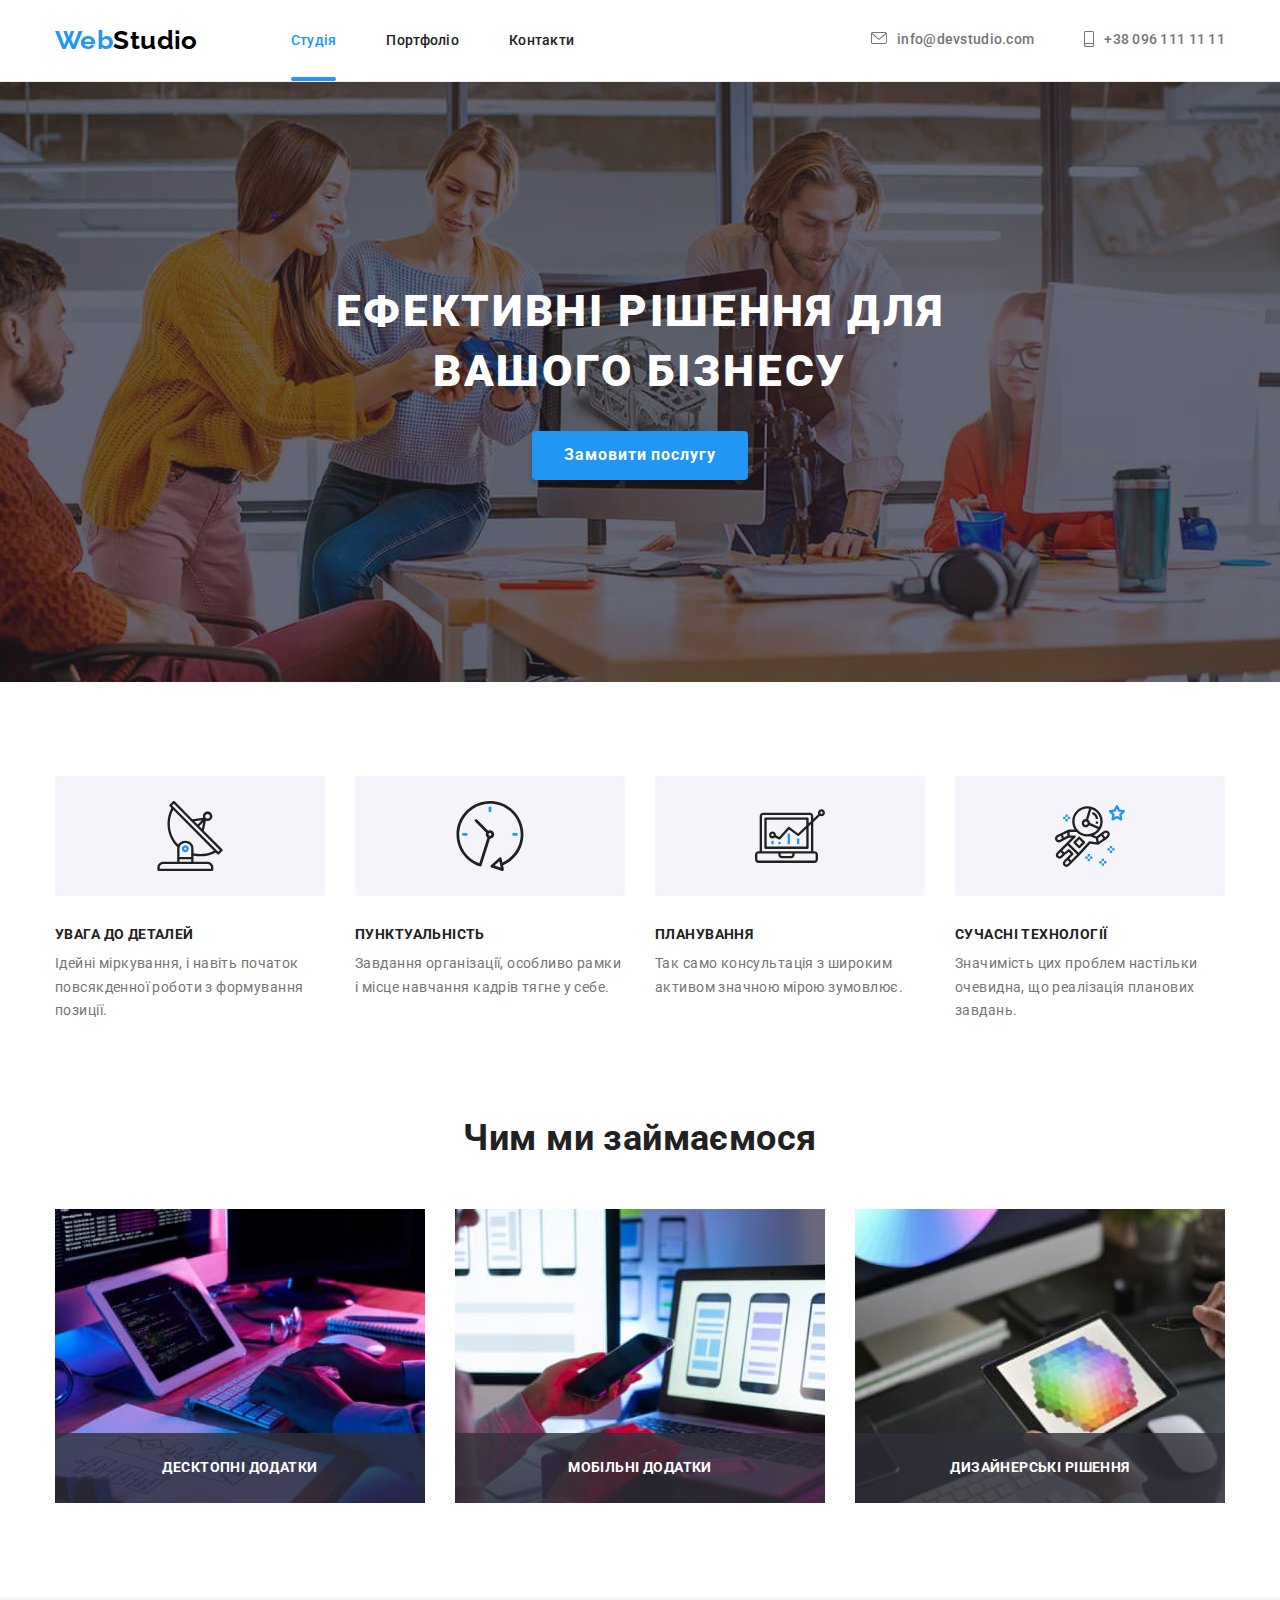
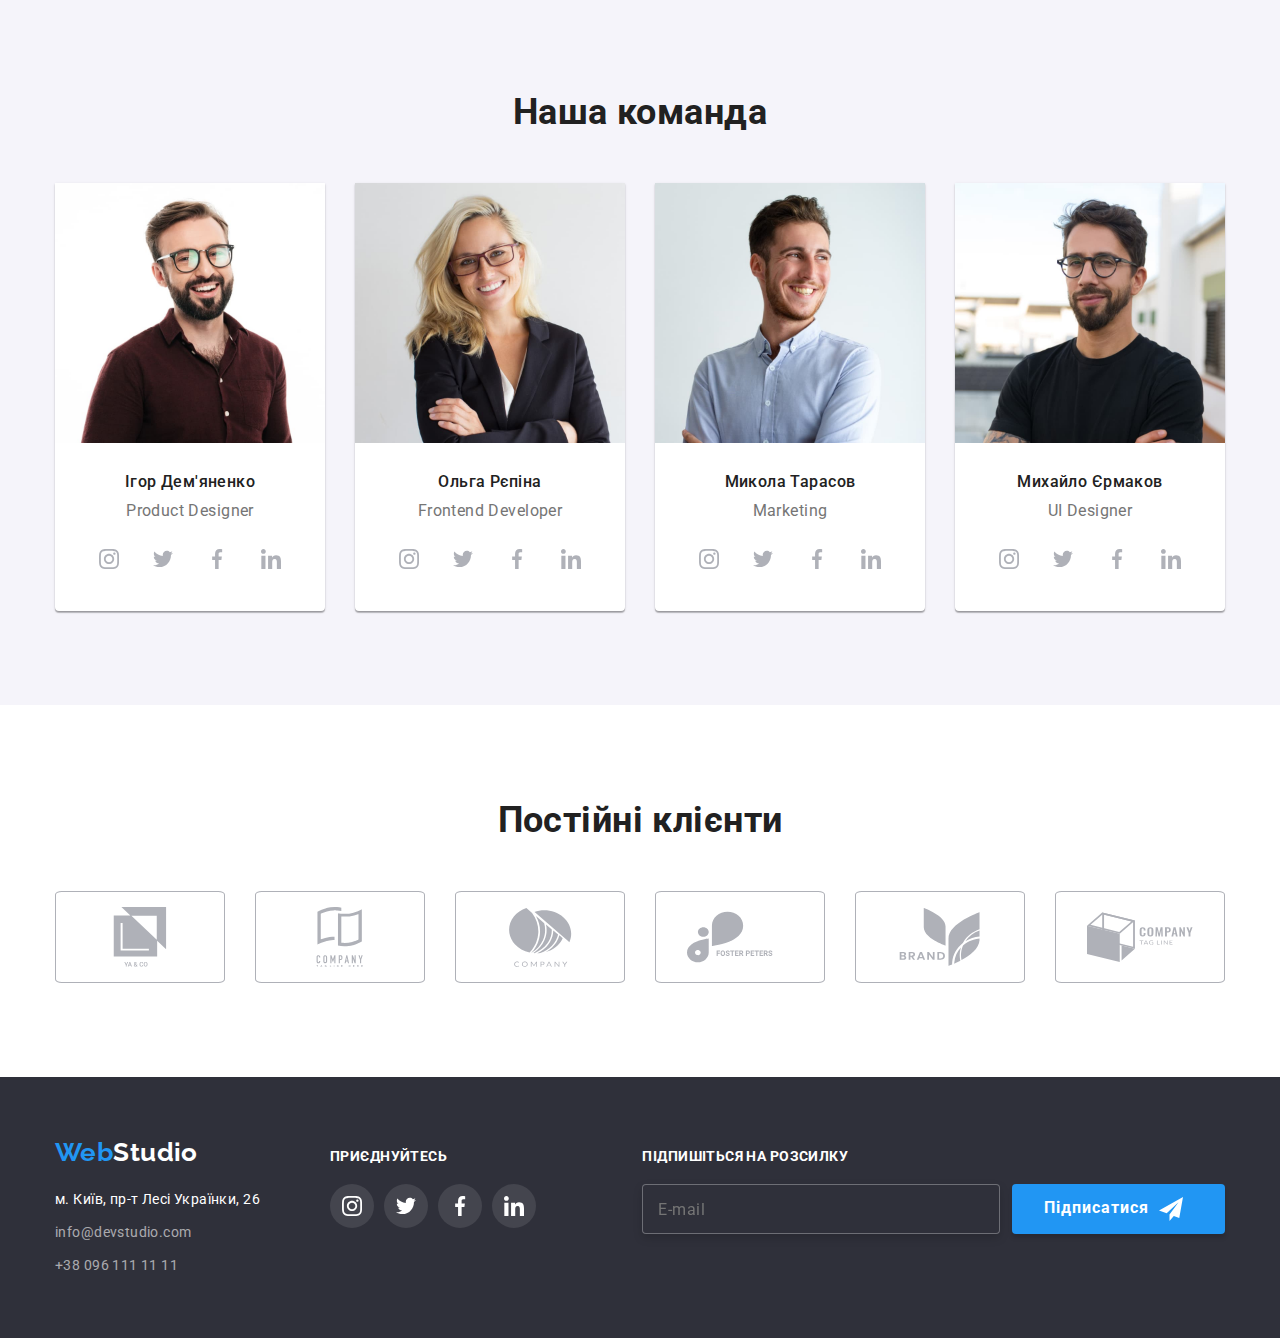
<file: index.html>
<!DOCTYPE html>
<html lang="en">
  <head>
    <meta charset="UTF-8" />
    <meta http-equiv="X-UA-Compatible" content="IE=edge" />
    <meta name="viewport" content="width=device-width, initial-scale=1.0" />
    <title>Document</title>

    <link
      rel="stylesheet"
      href="https://cdnjs.cloudflare.com/ajax/libs/modern-normalize/1.0.0/modern-normalize.min.css"
    />
    <link
      href="https://fonts.googleapis.com/css2?family=Raleway:wght@700&family=Roboto:wght@400;500;700;900&display=swap"
      rel="stylesheet"
    />
    <link rel="stylesheet" href="./css/styles.css" />
  </head>

  <body>
    <!-- шапка сайта -->
    <header class="title main-nav-underline">
      <div class="container main-nav">
        <a href="./index.html" class="logo"><span class="logo-item">Web</span>Studio</a>
        <nav class="site-nav">
          <ul class="site-nav list">
            <li class="item"><a href="./index.html" class="link current">Студія</a></li>
            <li class="item"><a href="./portfolio.html" class="link">Портфоліо</a></li>
            <li class="item"><a href="" class="link">Контакти</a></li>
          </ul>
        </nav>
        <ul class="contact list">
          <li class="contact-item">
            <a href="mailto:info@devstudio.com" class="link">
              <div class="header-icon">
                <svg class="" width="16" height="12">
                  <use href="./images/symbol-defs.svg#icon-letter"></use>
                </svg>
              </div>
              info@devstudio.com</a
            >
          </li>
          <li class="contact-item">
            <a href="tel:+380961111111" class="link">
              <div class="header-icon">
                <svg class="" width="10" height="16">
                  <use href="./images/symbol-defs.svg#icon-smartphone"></use>
                </svg>
              </div>
              +38 096 111 11 11</a
            >
          </li>
        </ul>
      </div>
    </header>
    <main>
      <!-- Герой -->
      <section class="hero">
        <div class="container">
          <h1 class="hero-title">Ефективні рішення для вашого бізнесу</h1>
          <button class="button-order" type="button" data-modal-open>Замовити послугу</button>
        </div>
      </section>
      <!-- Переваги -->
      <section class="section">
        <div class="container">
          <h2 class="visually-hidden">Переваги</h2>
          <ul class="benefits-list list">
            <li class="item">
              <div class="benefits-list-image">
                <svg class="benefits-icon" width="70" height="70">
                  <use href="./images/symbol-defs.svg#icon-antenna"></use>
                </svg>
              </div>
              <h3 class="title">Увага до деталей</h3>
              <p class="text">
                Ідейні міркування, і навіть початок повсякденної роботи з формування позиції.
              </p>
            </li>
            <li class="item">
              <div class="benefits-list-image">
                <svg class="benefits-icon" width="70" height="70">
                  <use href="./images/symbol-defs.svg#icon-clock"></use>
                </svg>
              </div>
              <h3 class="title">Пунктуальність</h3>
              <p class="text">
                Завдання організації, особливо рамки і місце навчання кадрів тягне у себе.
              </p>
            </li>
            <li class="item">
              <div class="benefits-list-image">
                <svg class="benefits-icon" width="70" height="70">
                  <use href="./images/symbol-defs.svg#icon-diagram"></use>
                </svg>
              </div>
              <h3 class="title">Планування</h3>
              <p class="text">Так само консультація з широким активом значною мірою зумовлює.</p>
            </li>
            <li class="item">
              <div class="benefits-list-image">
                <svg class="benefits-icon" width="70" height="70">
                  <use href="./images/symbol-defs.svg#icon-astronaut"></use>
                </svg>
              </div>
              <h3 class="title">Сучасні технології</h3>
              <p class="text">
                Значимість цих проблем настільки очевидна, що реалізація планових завдань.
              </p>
            </li>
          </ul>
        </div>
      </section>
      <!-- Приклади -->
      <section class="section-work-examples">
        <div class="container">
          <h2 class="section-title">Чим ми займаємося</h2>
          <ul class="work-examples-list list">
            <li class="item">
              <div class="work-examples-thumb">
              <img src="./images/img1.jpg" alt="computer" width="370" />
              <p class="work-examples-text">Десктопні додатки</p>
            </div>
          </li>
            <li class="item">
              <div class="work-examples-thumb">
              <img src="./images/img2.jpg" alt="phone and laptop" width="370" />
            <p class="work-examples-text">Мобільні додатки</p>
          </div>
          </li>
            <li class="item">
              <div class="work-examples-thumb">
              <img src="./images/img3.jpg" alt="ipad" width="370" />
            <p class="work-examples-text">Дизайнерські рішення</p>
            </div>
          </li>
          </ul>
        </div>
      </section>
      <!-- Команда -->
      <section class="section-team">
        <div class="container">
          <h2 class="section-title">Наша команда</h2>
          <ul class="team-list list">
            <li class="item">
              <img src="./images/img4.jpg" alt="Ігор Дем'яненко" width="270" />
              <div class="discription">
                <h3 class="title">Ігор Дем'яненко</h3>
                <p class="text">Product Designer</p>
                <ul class="team-list-image list">
                  <li>
                    <a href="" class="social-link">
                      <svg class="social-icon" width="20" height="20">
                        <use href="./images/symbol-defs.svg#icon-instagram"></use>
                      </svg>
                    </a>
                  </li>
                  <li>
                    <a href="" class="social-link">
                      <svg class="social-icon" width="20" height="20">
                        <use href="./images/symbol-defs.svg#icon-twitter"></use>
                      </svg>
                    </a>
                  </li>
                  <li>
                    <a href="" class="social-link">
                      <svg class="social-icon" width="20" height="20">
                        <use href="./images/symbol-defs.svg#icon-facebook"></use>
                      </svg>
                    </a>
                  </li>
                  <li>
                    <a href="" class="social-link">
                      <svg class="social-icon" width="20" height="20">
                        <use href="./images/symbol-defs.svg#icon-linkedin"></use>
                      </svg>
                    </a>
                  </li>
                </ul>
              </div>
            </li>
            <li class="item">
              <img src="./images/img5.jpg" alt="Ольга Рєпіна" width="270" />
              <div class="discription">
                <h3 class="title">Ольга Рєпіна</h3>
                <p class="text">Frontend Developer</p>
                <ul class="team-list-image list">
                  <li>
                    <a href="" class="social-link">
                      <svg class="social-icon" width="20" height="20">
                        <use href="./images/symbol-defs.svg#icon-instagram"></use>
                      </svg>
                    </a>
                  </li>
                  <li>
                    <a href="" class="social-link">
                      <svg class="social-icon" width="20" height="20">
                        <use href="./images/symbol-defs.svg#icon-twitter"></use>
                      </svg>
                    </a>
                  </li>
                  <li>
                    <a href="" class="social-link">
                      <svg class="social-icon" width="20" height="20">
                        <use href="./images/symbol-defs.svg#icon-facebook"></use>
                      </svg>
                    </a>
                  </li>
                  <li>
                    <a href="" class="social-link">
                      <svg class="social-icon" width="20" height="20">
                        <use href="./images/symbol-defs.svg#icon-linkedin"></use>
                      </svg>
                    </a>
                  </li>
                </ul>
              </div>
            </li>
            <li class="item">
              <img src="./images/img6.jpg" alt="Микола Тарасов" width="270" />
              <div class="discription">
                <h3 class="title">Микола Тарасов</h3>
                <p class="text">Marketing</p>
                <ul class="team-list-image list">
                  <li>
                    <a href="" class="social-link">
                      <svg class="social-icon" width="20" height="20">
                        <use href="./images/symbol-defs.svg#icon-instagram"></use>
                      </svg>
                    </a>
                  </li>
                  <li>
                    <a href="" class="social-link">
                      <svg class="social-icon" width="20" height="20">
                        <use href="./images/symbol-defs.svg#icon-twitter"></use>
                      </svg>
                    </a>
                  </li>
                  <li>
                    <a href="" class="social-link">
                      <svg class="social-icon" width="20" height="20">
                        <use href="./images/symbol-defs.svg#icon-facebook"></use>
                      </svg>
                    </a>
                  </li>
                  <li>
                    <a href="" class="social-link">
                      <svg class="social-icon" width="20" height="20">
                        <use href="./images/symbol-defs.svg#icon-linkedin"></use>
                      </svg>
                    </a>
                  </li>
                </ul>
              </div>
            </li>
            <li class="item">
              <img src="./images/img7.jpg" alt="Михайло Єрмаков" width="270" />
              <div class="discription">
                <h3 class="title">Михайло Єрмаков</h3>
                <p class="text">UI Designer</p>
                <ul class="team-list-image list">
                  <li>
                    <a href="" class="social-link">
                      <svg class="social-icon" width="20" height="20">
                        <use href="./images/symbol-defs.svg#icon-instagram"></use>
                      </svg>
                    </a>
                  </li>
                  <li>
                    <a href="" class="social-link">
                      <svg class="social-icon" width="20" height="20">
                        <use href="./images/symbol-defs.svg#icon-twitter"></use>
                      </svg>
                    </a>
                  </li>
                  <li>
                    <a href="" class="social-link">
                      <svg class="social-icon" width="20" height="20">
                        <use href="./images/symbol-defs.svg#icon-facebook"></use>
                      </svg>
                    </a>
                  </li>
                  <li>
                    <a href="" class="social-link">
                      <svg class="social-icon" width="20" height="20">
                        <use href="./images/symbol-defs.svg#icon-linkedin"></use>
                      </svg>
                    </a>
                  </li>
                </ul>
              </div>
            </li>
          </ul>
        </div>
      </section>
    </main>

    <!-- Постійні клієнти -->
    <section class="section-customers">
      <div class="container">
        <h2 class="section-title">Постійні клієнти</h2>

        <ul class="customers-list-image list">
          <li>
            <a href="" class="customer-list-link">
              <svg class="customers-list-icon" width="106" height="60">
                <use href="./images/symbol-defs.svg#icon-yaco"></use>
              </svg>
            </a>
          </li>
          <li>
            <a href="" class="customer-list-link">
              <svg class="customers-list-icon" width="106" height="60">
                <use href="./images/symbol-defs.svg#icon-taglinehere"></use>
              </svg>
            </a>
          </li>
          <li>
            <a href="" class="customer-list-link">
              <svg class="customers-list-icon" width="106" height="60">
                <use href="./images/symbol-defs.svg#icon-company3"></use>
              </svg>
            </a>
          </li>
          <li>
            <a href="" class="customer-list-link">
              <svg class="customers-list-icon" width="106" height="60">
                <use href="./images/symbol-defs.svg#icon-fosterpeters"></use>
              </svg>
            </a>
          </li>
          <li>
            <a href="" class="customer-list-link">
              <svg class="customers-list-icon" width="106" height="60">
                <use href="./images/symbol-defs.svg#icon-brandcompany"></use>
              </svg>
            </a>
          </li>
          <li>
            <a href="" class="customer-list-link">
              <svg class="customers-list-icon" width="106" height="60">
                <use href="./images/symbol-defs.svg#icon-tagline"></use>
              </svg>
            </a>
          </li>
        </ul>
        <!-- </div> -->
      </div>
    </section>

    <!-- Футер -->
    <footer class="footer-section">
      <div class="container footer-block">
        <div class="address-part">
          <a href="./index.html" class="logo-footer"><span class="logo-item">Web</span>Studio</a>
          <address>
            <ul class="address-list list">
              <li class="item">
                <a
                  href="https://goo.gl/maps/SEr6jrQFKnc2ZC7P6"
                  target="_blank"
                  rel="noreferrer noopener nofollow"
                  class="route"
                  >м. Київ, пр-т Лесі Українки, 26</a
                >
              </li>
              <li class="item">
                <a href="mailto:info@devstudio.com" class="link">info@devstudio.com</a>
              </li>
              <li class="item"><a href="tel:+380961111111" class="link">+38 096 111 11 11</a></li>
            </ul>
          </address>
        </div>

        <div class="join-part">
          <p class="footer-join-title">приєднуйтесь</h2>
          <ul class="footer-social-list list">
            <li class="item">
              <a href class="footer-social-link">
                <svg class="footer-social-icon" width="20" height="20">
                  <use href="./images/symbol-defs.svg#icon-instagram"></use>
                </svg>
              </a>
            </li>
            <li class="item">
              <a href class="footer-social-link">
                <svg class="footer-social-icon" width="20" height="20">
                  <use href="./images/symbol-defs.svg#icon-twitter"></use>
                </svg>
              </a>
            </li>
            <li class="item">
              <a href class="footer-social-link">
                <svg class="footer-social-icon" width="20" height="20">
                  <use href="./images/symbol-defs.svg#icon-facebook"></use>
                </svg>
              </a>
            </li>
            <li class="item">
              <a href class="footer-social-link">
                <svg class="footer-social-icon" width="20" height="20">
                  <use href="./images/symbol-defs.svg#icon-linkedin"></use>
                </svg>
              </a>
            </li>
          </ul>
        </div>
        <div class="subscription-part">
          <p class="subscription-title">Підпишіться на розсилку</p>
          
          <form class="subscription-field">
          <label for="user_mail">
          <input class="subscription-input" type="email" name="user_mail" 
          placeholder="E-mail" required/>
        </label>
          <button type="submit" class="subscription-btn">
          Підписатися
          <svg class="sub-send-icon" width="24" height="24">
          <use href="./images/symbol-defs.svg#icon-send"></use>
        </svg>
          </button>
      </form>
    </div>
      </div>
    </footer>

    <div class="backdrop is-hidden" data-modal>
      <div class="modal">
        <button class="modal-button" data-modal-close>
                <svg class="modal-close-icon" 
                width="11" 
                height="11"  
                viewBox="0 0 11 11"
            fill="none"
                xmlns="http://www.w3.org/2000/svg">
                <path d="M11 1.108 9.892 0 5.5 4.392 1.108 0 0 1.108 4.392 5.5 0 9.892 1.108 11 5.5 6.608 9.892 11 11 9.892 6.608 5.5 11 1.108Z"/>
              </svg>
              </button>

      <form class="form modal-form">
        <p class="modal-title">Залиште свої дані, ми вам передзвонимо</p>
          <label class="form-field">
           <span class="form-label">Ім'я</span> 
        <input 
          class="form-input"
          type="text" 
          name="name" 
          /> 
          <svg class="icon-field" width="12" height="12">
                  <use href="./images/symbol-defs.svg#icon-user_name"></use>
                </svg>
           </label>

          <label class="form-field">
           <span class="form-label">Телефон</span> 
        <input 
          class="form-input"
          type="tel" 
          name="tel" 
         
           />
          <svg class="icon-field" width="13" height="13">
                  <use href="./images/symbol-defs.svg#icon-user_phone"></use>
                </svg>
          </label>
          <label class="form-field">
            <span class="form-label">Пошта</span> 
        <input 
          class="form-input"
          type="email" 
          name="email" 
         
           />
          <svg class="icon-field" width="15" height="12">
                  <use href="./images/symbol-defs.svg#icon-user_mail"></use>
                </svg>
        </label>
          <label class="form-field field-comment">
            <span class="form-label">Коментар</span>
        <textarea 
          class="comment"
          name="comment"  
           
          placeholder="Введіть текст" 
        ></textarea>
        </label>

         <label class="form-checkbox">
              <input 
            class="checkbox"
            type="checkbox" 
            name="policy"
            value=""  
            />
            <span class="checkbox-icon"></span>
            <span> Погоджуюся з розсилкою та приймаю 
            
            <span><a href="./index.html" class="policy-link">Умови договору</a> 
          </span>
        </span>
         
         </label>
        <!-- <div class="form-field"> -->
          <button class="field-button-sent" type="submit">Відправити</button>
        <!-- </div> -->

      </form>
      </div>
    </div>
 <script src="./js/modal.js"></script>
  </body>
</html>
</file>
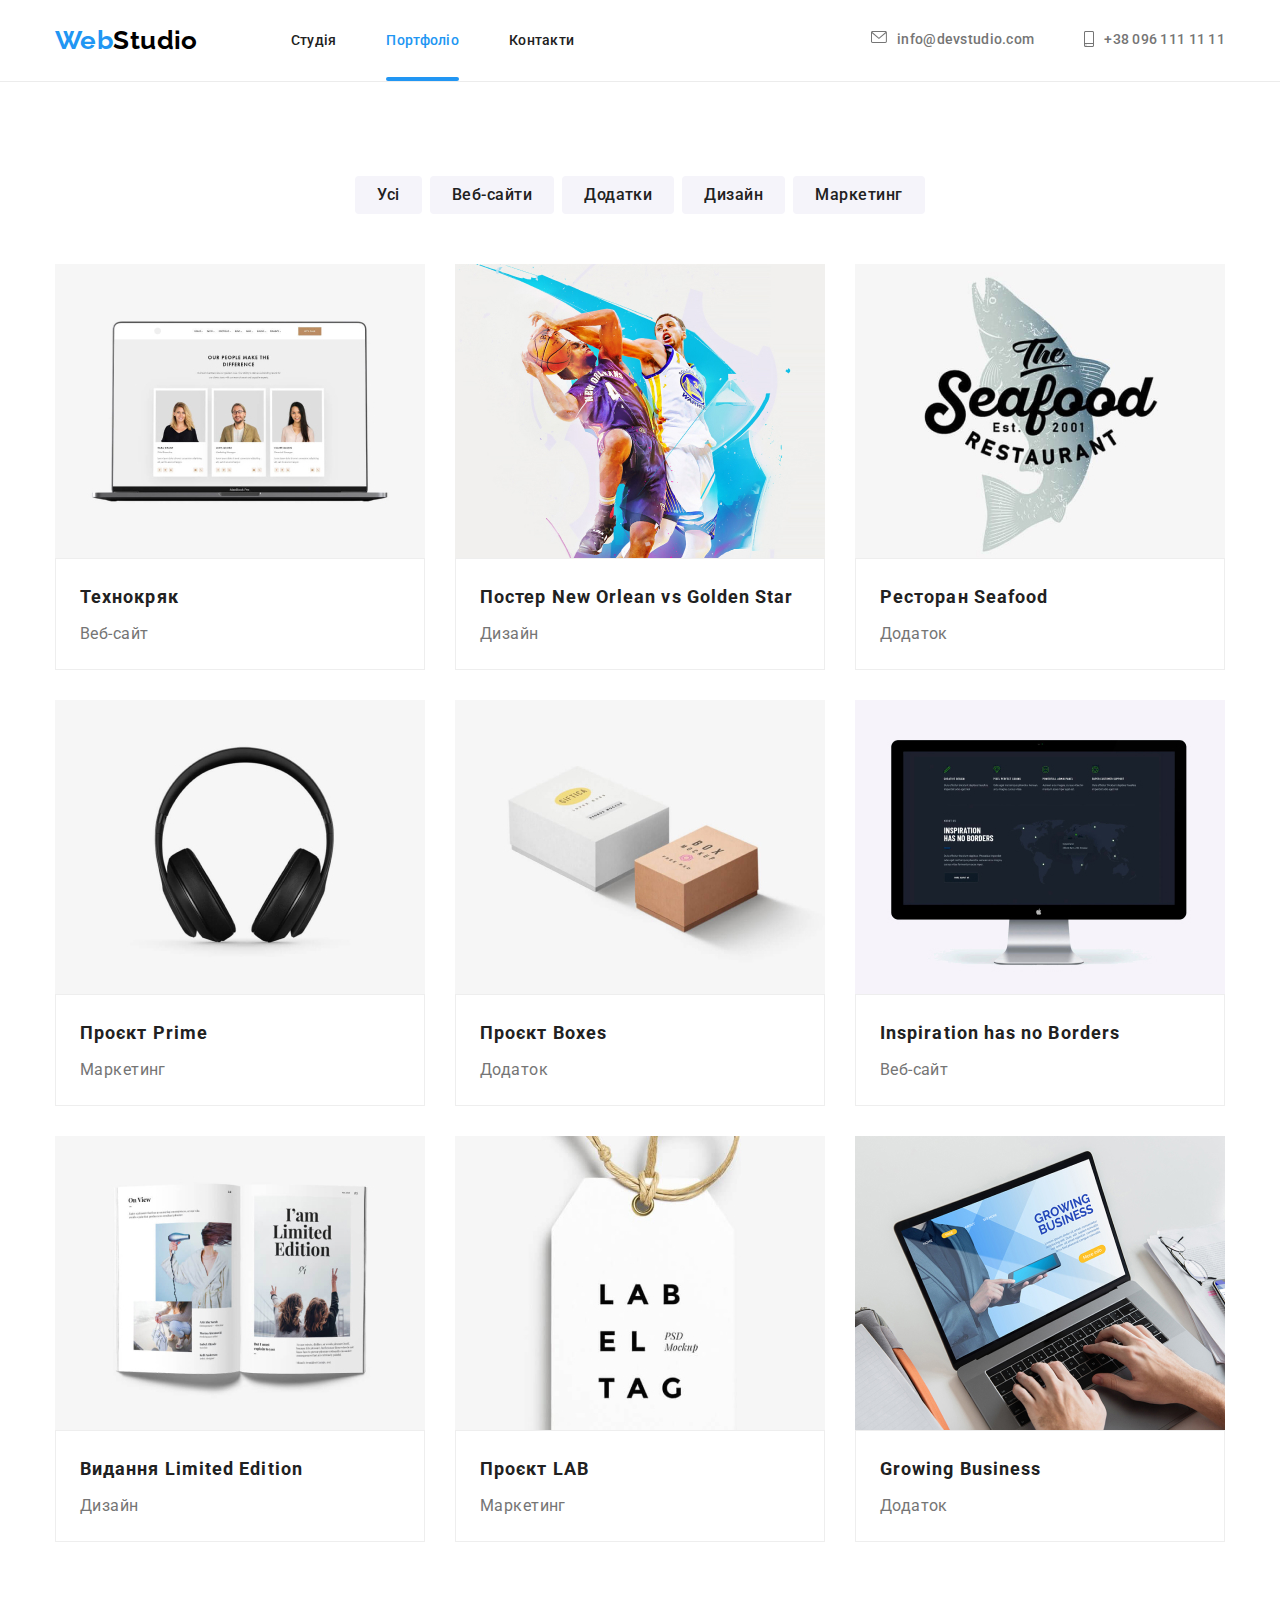
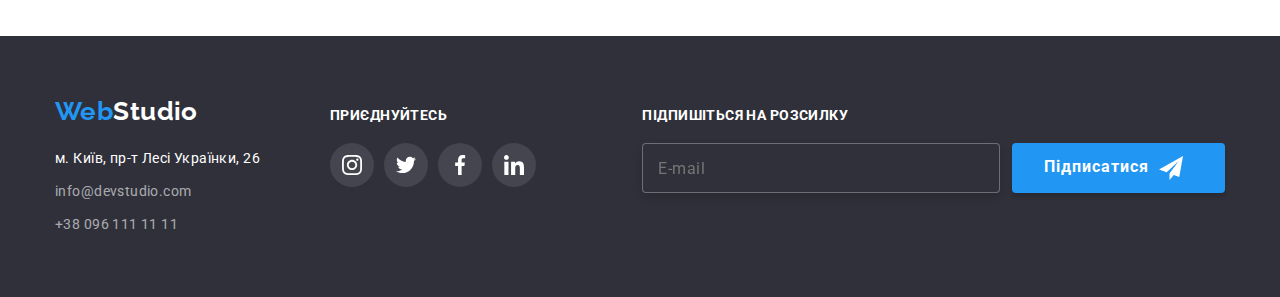
<file: portfolio.html>
<!DOCTYPE html>
<html lang="en">
  <head>
    <meta charset="UTF-8" />
    <meta http-equiv="X-UA-Compatible" content="IE=edge" />
    <meta name="viewport" content="width=device-width, initial-scale=1.0" />
    <title>Document</title>

    <link
      rel="stylesheet"
      href="https://cdnjs.cloudflare.com/ajax/libs/modern-normalize/1.0.0/modern-normalize.min.css"
    />
    <link
      href="https://fonts.googleapis.com/css2?family=Raleway:wght@700&family=Roboto:wght@400;500;700;900&display=swap"
      rel="stylesheet"
    />
    <link rel="stylesheet" href="./css/styles.css" />
  </head>

  <body>
    <header class="title main-nav-underline">
      <div class="container main-nav">
        <a href="./index.html" class="logo"><span class="logo-item">Web</span>Studio</a>
        <nav class="site-nav">
          <ul class="site-nav list">
            <li class="item"><a href="./index.html" class="link">Студія</a></li>
            <li class="item"><a href="./portfolio.html" class="link current">Портфоліо</a></li>
            <li class="item"><a href="" class="link">Контакти</a></li>
          </ul>
        </nav>
        <ul class="contact list">
          <li class="contact-item">
            <a href="mailto:info@devstudio.com" class="link">
              <svg class="header-icon" width="16" height="12">
                <use href="./images/symbol-defs.svg#icon-letter"></use>
              </svg>
              info@devstudio.com</a
            >
          </li>
          <li class="contact-item">
            <a href="tel:+380961111111" class="link">
              <div class="header-icon">
                <svg class="" width="10" height="16">
                  <use href="./images/symbol-defs.svg#icon-smartphone"></use>
                </svg>
              </div>
              +38 096 111 11 11</a
            >
          </li>
        </ul>
      </div>
    </header>
    <main>
      <!-- Приклад-->
      <section class="section">
        <div class="container">
          <h1 class="visually-hidden">Наші роботи</h1>
          <ul class="gallery-buttom-list list">
            <li class="item"><button type="button" class="secondary-button">Усі</button></li>
            <li class="item"><button type="button" class="secondary-button">Веб-сайти</button></li>
            <li class="item"><button type="button" class="secondary-button">Додатки</button></li>
            <li class="item"><button type="button" class="secondary-button">Дизайн</button></li>
            <li class="item"><button type="button" class="secondary-button">Маркетинг</button></li>
          </ul>
        </div>
        <div class="container">
          <ul class="gallery-list list">
            <li class="item">
              <a href="" class="gallery-list-link">
                <div class="gallery-list-thumb">
                  <img
                    class="image"
                    src="./images/img11.jpg"
                    alt="icons with photo on laptop display"
                    width="370"
                  />
                  <div class="gallery-overlay">
                    <p class="gallery-overlay-text">
                      Ресурс пропонує комплексні пропозиції з різним рівнем функціоналу та сервісів.
                      Все це дозволить відвідувачу отримати вичерпні відомості про компанію чи
                      приватну особу.
                    </p>
                  </div>
                </div>
                <div class="discription">
                  <h2 class="title">Технокряк</h2>
                  <p class="text">Веб-сайт</p>
                </div></a
              >
            </li>
            <li class="item">
              <a href="" class="gallery-list-link">
                <div class="gallery-list-thumb">
                  <img
                    class="image"
                    src="./images/img12.jpg"
                    alt="basketball players"
                    width="370"
                  />
                  <div class="gallery-overlay">
                    <p class="gallery-overlay-text">
                      Ресурс пропонує комплексні пропозиції з різним рівнем функціоналу та сервісів.
                      Все це дозволить відвідувачу отримати вичерпні відомості про компанію чи
                      приватну особу.
                    </p>
                  </div>
                </div>
                <div class="discription">
                  <h2 class="title">Постер New Orlean vs Golden Star</h2>
                  <p class="text">Дизайн</p>
                </div>
              </a>
            </li>
            <li class="item">
              <a href="" class="gallery-list-link">
                <div class="gallery-list-thumb">
                  <img
                    class="image"
                    src="./images/img13.jpg"
                    alt="logo of the seafood restaurant"
                    width="370"
                  />
                  <div class="gallery-overlay">
                    <p class="gallery-overlay-text">
                      Ресурс пропонує комплексні пропозиції з різним рівнем функціоналу та сервісів.
                      Все це дозволить відвідувачу отримати вичерпні відомості про компанію чи
                      приватну особу.
                    </p>
                  </div>
                </div>
                <div class="discription">
                  <h2 class="title">Ресторан Seafood</h2>
                  <p class="text">Додаток</p>
                </div></a
              >
            </li>
            <li class="item">
              <a href="" class="gallery-list-link">
                <div class="gallery-list-thumb">
                  <img class="image" src="./images/img14.jpg" alt="headphones" width="370" />
                  <div class="gallery-overlay">
                    <p class="gallery-overlay-text">
                      Ресурс пропонує комплексні пропозиції з різним рівнем функціоналу та сервісів.
                      Все це дозволить відвідувачу отримати вичерпні відомості про компанію чи
                      приватну особу.
                    </p>
                  </div>
                </div>
                <div class="discription">
                  <h2 class="title">Проєкт Prime</h2>
                  <p class="text">Маркетинг</p>
                </div></a
              >
            </li>
            <li class="item">
              <a href="" class="gallery-list-link">
                <div class="gallery-list-thumb">
                  <img class="image" src="./images/img15.jpg" alt="two boxes" width="370" />
                  <div class="gallery-overlay">
                    <p class="gallery-overlay-text">
                      Ресурс пропонує комплексні пропозиції з різним рівнем функціоналу та сервісів.
                      Все це дозволить відвідувачу отримати вичерпні відомості про компанію чи
                      приватну особу.
                    </p>
                  </div>
                </div>
                <div class="discription">
                  <h2 class="title">Проєкт Boxes</h2>
                  <p class="text">Додаток</p>
                </div></a
              >
            </li>
            <li class="item">
              <a href="" class="gallery-list-link">
                <div class="gallery-list-thumb">
                  <img class="image" src="./images/img16.jpg" alt="computer display" width="370" />
                  <div class="gallery-overlay">
                    <p class="gallery-overlay-text">
                      Ресурс пропонує комплексні пропозиції з різним рівнем функціоналу та сервісів.
                      Все це дозволить відвідувачу отримати вичерпні відомості про компанію чи
                      приватну особу.
                    </p>
                  </div>
                </div>
                <div class="discription">
                  <h2 class="title">Inspiration has no Borders</h2>
                  <p class="text">Веб-сайт</p>
                </div></a
              >
            </li>
            <li class="item">
              <a href="" class="gallery-list-link">
                <div class="gallery-list-thumb">
                  <img class="image" src="./images/img17.jpg" alt="journal pages" width="370" />
                  <div class="gallery-overlay">
                    <p class="gallery-overlay-text">
                      Ресурс пропонує комплексні пропозиції з різним рівнем функціоналу та сервісів.
                      Все це дозволить відвідувачу отримати вичерпні відомості про компанію чи
                      приватну особу.
                    </p>
                  </div>
                </div>
                <div class="discription">
                  <h2 class="title">Видання Limited Edition</h2>
                  <p class="text">Дизайн</p>
                </div></a
              >
            </li>
            <li class="item">
              <a href="" class="gallery-list-link">
                <div class="gallery-list-thumb">
                  <img class="image" src="./images/img18.jpg" alt="label tag" width="370" />
                  <div class="gallery-overlay">
                    <p class="gallery-overlay-text">
                      Ресурс пропонує комплексні пропозиції з різним рівнем функціоналу та сервісів.
                      Все це дозволить відвідувачу отримати вичерпні відомості про компанію чи
                      приватну особу.
                    </p>
                  </div>
                </div>
                <div class="discription">
                  <h2 class="title">Проєкт LAB</h2>
                  <p class="text">Маркетинг</p>
                </div></a
              >
            </li>
            <li class="item">
              <a href="" class="gallery-list-link">
                <div class="gallery-list-thumb">
                  <img
                    class="image"
                    src="./images/img19.jpg"
                    alt="hands on laptop's keyboard"
                    width="370"
                  />
                  <div class="gallery-overlay">
                    <p class="gallery-overlay-text">
                      Ресурс пропонує комплексні пропозиції з різним рівнем функціоналу та сервісів.
                      Все це дозволить відвідувачу отримати вичерпні відомості про компанію чи
                      приватну особу.
                    </p>
                  </div>
                </div>
                <div class="discription">
                  <h2 class="title">Growing Business</h2>
                  <p class="text">Додаток</p>
                </div></a
              >
            </li>
          </ul>
        </div>
      </section>
    </main>

    <!-- Футер -->
      <footer class="footer-section">
      <div class="container footer-block">
        <div class="address-part">
          <a href="./index.html" class="logo-footer"><span class="logo-item">Web</span>Studio</a>
          <address>
            <ul class="address-list list">
              <li class="item">
                <a
                  href="https://goo.gl/maps/SEr6jrQFKnc2ZC7P6"
                  target="_blank"
                  rel="noreferrer noopener nofollow"
                  class="route"
                  >м. Київ, пр-т Лесі Українки, 26</a
                >
              </li>
              <li class="item">
                <a href="mailto:info@devstudio.com" class="link">info@devstudio.com</a>
              </li>
              <li class="item"><a href="tel:+380961111111" class="link">+38 096 111 11 11</a></li>
            </ul>
          </address>
        </div>

        <div class="join-part">
          <p class="footer-join-title">приєднуйтесь</h2>
          <ul class="footer-social-list list">
            <li class="item">
              <a href class="footer-social-link">
                <svg class="footer-social-icon" width="20" height="20">
                  <use href="./images/symbol-defs.svg#icon-instagram"></use>
                </svg>
              </a>
            </li>
            <li class="item">
              <a href class="footer-social-link">
                <svg class="footer-social-icon" width="20" height="20">
                  <use href="./images/symbol-defs.svg#icon-twitter"></use>
                </svg>
              </a>
            </li>
            <li class="item">
              <a href class="footer-social-link">
                <svg class="footer-social-icon" width="20" height="20">
                  <use href="./images/symbol-defs.svg#icon-facebook"></use>
                </svg>
              </a>
            </li>
            <li class="item">
              <a href class="footer-social-link">
                <svg class="footer-social-icon" width="20" height="20">
                  <use href="./images/symbol-defs.svg#icon-linkedin"></use>
                </svg>
              </a>
            </li>
          </ul>
        </div>
        <div class="subscription-part">
          <p class="subscription-title">Підпишіться на розсилку</p>
          
          <form class="subscription-field">
          <label for="user_mail">
          <input class="subscription-input" type="email" name="user_mail" 
          placeholder="E-mail" required/>
        </label>
          <button type="submit" class="subscription-btn">
          Підписатися
          <svg class="sub-send-icon" width="24" height="24">
          <use href="./images/symbol-defs.svg#icon-send"></use>
        </svg>
          </button>
      </form>
    </div>
      </div>
    </footer>
  </body>
</html>
</file>
<file: css/styles.css>
/* 

цвет основного текста: #212121
вторичный цвет текста: #757575
белый: #FFFFFF;
размытый белый: rgba(255, 255, 255, 0.6);
акцент: #2196F3
цвет фона вторичный (светло-серый): #F5F4FA
цвет фона вторичный (темно-серый): #2F303A
*/

:root {
  --primary-text-color: #212121;
  --secondary-text-color: #757575;
  --white-color: #ffffff;
  --secondary-bg-color: #f5f5f5;
  --white-blurred: rgba(255, 255, 255, 0.6);
  --accent-color: #2196f3;
  --secondary-background-light: #f5f4fa;
  --secondary-background-dark: #2f303a;
  --studio-top-color: #000000;
  --hero-button-hover: #188ce8;
  --box-shadow: rgba(0, 0, 0, 0.15);
  --border-cards: #eeeeee;
  --border-main-nav: #ececec;
  --icon-color: #afb1b8;
  --cubic: cubic-bezier(0.4, 0, 0.2, 1);
  --transition-time: 250ms;
}

*,
*::before,
*::after {
  box-sizing: border-box;
}

h1,
h2,
h3,
h4,
h5,
h6,
p {
  margin-top: 0;
  margin-bottom: 0;
}

img {
  display: block;
  max-width: 100%;
  height: auto;
}

.list {
  padding: 0;
  margin: 0;
  list-style: none;
}
body {
  background-color: var(--white-color);
  color: var(--primary-text-color);
  font-family: 'Roboto', sans-serif;
  font-size: 14px;
  letter-spacing: 0.03em;
}

.container {
  margin-left: auto;
  margin-right: auto;
  width: 1200px;
  padding-left: 15px;
  padding-right: 15px;
}

.visually-hidden {
  position: absolute;
  width: 1px;
  height: 1px;
  margin: -1px;
  border: 0;
  padding: 0;

  white-space: nowrap;
  clip-path: inset(100%);
  clip: rect(0 0 0 0);
  overflow: hidden;
}

/* main */

.main-nav {
  display: flex;
  align-items: center;
}

.main-nav-underline {
  border-bottom: 1px solid var(--border-main-nav);
}

/* logo */

.logo {
  margin-right: 93px;

  color: var(--studio-top-color);
  font-family: 'Raleway', sans-serif;
  font-weight: 700;
  font-size: 26px;
  line-height: 1.2;
  text-decoration: none;
}

.logo-footer {
  color: var(--studio-top-color);
  font-family: 'Raleway', sans-serif;
  font-weight: 700;
  font-size: 26px;
  line-height: 1.2;
  text-decoration: none;
}

.logo .logo-item {
  color: var(--accent-color);
}

.logo-footer .logo-item {
  color: var(--accent-color);
}

.footer-section .logo {
  color: var(--white-color);
}

.footer-section .logo-footer {
  color: var(--white-color);
}

/* nav */
.site-nav {
  display: flex;
}

.site-nav .item:not(:last-child) {
  margin-right: 50px;
}

.site-nav .link {
  display: block;
  padding-top: 32px;
  padding-bottom: 32px;

  color: var(--primary-text-color);
  font-weight: 500;
  line-height: 1.2;
  letter-spacing: 0.02em;
  text-decoration: none;

  transition-property: color;
  transition-duration: var(--transition-time);
  transition-timing-function: var(--cubic);
}

/* contact */

.contact {
  display: flex;
  margin-left: auto;
}

.contact-item:not(:last-child) {
  margin-right: 50px;
}

.header-icon {
  margin-right: 10px;
  fill: currentColor;
}

.contact .link {
  display: flex;
  color: var(--secondary-text-color);
  font-weight: 500;
  line-height: 1.2;
  letter-spacing: 0.02em;
  text-decoration: none;

  transition-property: color;
  transition-duration: var(--transition-time);
  transition-timing-function: var(--cubic);
}

.site-nav .link:hover,
.site-nav .link:focus,
.contact .link:hover,
.contact .link:focus,
.site-nav .current,
.address-list .route:hover,
.address-list .route:focus,
.address-list .link:hover,
.address-list .link:focus {
  color: var(--accent-color);
}

.header-icon:hover,
.header-icon:focus {
  color: var(--accent-color);
}

.current {
  position: relative;
}
.current::after {
  position: absolute;
  left: 0;
  bottom: 0;
  display: block;
  content: '';

  width: 100%;
  height: 4px;
  border-radius: 2px;
  background-color: var(--accent-color);
}

/* hero */

.hero {
  background-color: var(--secondary-background-dark);
  text-align: center;
  padding: 200px 0px;

  height: 600px;
  max-width: 1600px;
  margin-left: auto;
  margin-right: auto;
  background-image: linear-gradient(to right, rgba(47, 48, 58, 0.4), rgba(47, 48, 58, 0.4)),
    url(../images/background-hero.jpg);
  background-size: cover;
  background-repeat: no-repeat;
  background-position: center;
}

.hero-title {
  width: 696px;
  margin-bottom: 30px;
  margin-left: auto;
  margin-right: auto;
  text-align: center;

  color: var(--white-color);
  font-weight: 900;
  font-size: 44px;
  line-height: 1.36;

  letter-spacing: 0.06em;
  text-transform: uppercase;
}

/* section */
.section {
  padding-top: 94px;
  padding-bottom: 94px;
}

.section-title {
  margin-top: 0;
  margin-bottom: 50px;
  color: var(--primary-text-color);
  font-weight: 700;
  font-size: 36px;
  line-height: 1.17;
  text-align: center;
}

.benefits-list .item {
  width: calc((100% - 90px) / 4);
  margin-right: 30px;
}

.benefits-list .item:nth-child(4n) {
  margin-right: 0;
}

.benefits-list .title {
  margin-top: 0;
  margin-bottom: 10px;
  font-weight: 700;
  line-height: 1.15;
  font-size: 14px;
  text-transform: uppercase;
}

.benefits-list .text {
  color: var(--secondary-text-color);
  line-height: 1.7;
}

.benefits-list,
.work-examples-list,
.team-list {
  display: flex;
}

.benefits-list-image {
  display: flex;
  align-items: center;
  justify-content: center;
  margin-bottom: 30px;
  width: 270px;
  height: 120px;
  border-radius: 4px;
  background-color: rgba(245, 244, 250, 1);
}

.benefits-icon {
  align-items: center;
  height: 70px;
  width: 70px;
}

/* work examples */

.section-work-examples {
  padding-bottom: 94px;
}

.work-examples-list .item {
  width: calc((100% - 60px) / 3);
  margin-right: 30px;
}
.work-examples-list .item:last-child {
  margin-right: 0;
}

.work-examples-thumb {
  position: relative;
}

.work-examples-text {
  position: absolute;
  height: 70px;
  width: 100%;
  bottom: 0;
  display: flex;
  align-items: center;
  justify-content: center;

  background-color: rgba(47, 48, 58, 0.8);
  font-weight: 700;
  line-height: 1.14;
  text-transform: uppercase;
  color: var(--white-color);
}

/* team */

.section-team {
  background-color: var(--secondary-background-light);
  padding-top: 94px;
  padding-bottom: 94px;
}

.section-team .item {
  width: calc((100% - 90px) / 4);
  margin-right: 30px;
  text-align: center;

  background-color: var(--white-color);
  box-shadow: 0px 1px 1px 0px rgba(0, 0, 0, 0.14), 0px 2px 1px 0px rgba(0, 0, 0, 0.2),
    0px 1px 3px 0px rgba(0, 0, 0, 0.12);
  border-radius: 0px 0px 4px 4px;
}

.team-list .title {
  margin-bottom: 10px;
  text-align: center;

  font-weight: 500;
  font-size: 16px;
  line-height: 1.17;
}
.team-list .item:nth-child(4n) {
  margin-right: 0;
}

.team-list .text {
  color: var(--secondary-text-color);
  font-size: 16px;
  line-height: 1.17;
}

.discription {
  padding-top: 30px;
  padding-bottom: 30px;
}

.team-list-image {
  display: flex;
  justify-content: center;
  margin-top: 16px;
  gap: 10px;
}
.social-link {
  display: flex;
  align-items: center;
  justify-content: center;
  background: var(--white-color);
  color: var(--icon-color);
  border-radius: 50%;
  width: 44px;
  height: 44px;

  transition-property: color, background;
  transition-duration: var(--transition-time);
  transition-timing-function: var(--cubic);
}

.social-icon {
  fill: currentColor;
}
.social-link:hover,
.social-link:focus {
  background: var(--accent-color);
  color: var(--white-color);
}

.team-list-icon {
  width: calc((100% - 88px) / 4);
  margin-right: 22px;
}

.team-list-icon:nth-child(4n) {
  margin-right: 0;
}

/* customers */

.section-customers {
  padding-top: 94px;
  padding-bottom: 94px;
}

.customers-list-image {
  display: flex;
  justify-content: center;
  align-items: center;
  gap: 30px;
}

.customer-list-link {
  display: flex;
  align-items: center;
  justify-content: center;
  width: 170px;
  height: 92px;

  color: var(--icon-color);
  border: 1px solid #afb1b8;
  border-radius: 4%;

  transition-property: color, border;
  transition-duration: var(--transition-time);
  transition-timing-function: var(--cubic);
}

.customers-list-icon {
  fill: currentColor;
}

.customer-list-link:hover,
.customer-list-link:focus {
  color: var(--accent-color);
  border-color: var(--accent-color);
}

/* portfolio gallery  */

.gallery-buttom-list {
  display: flex;
  justify-content: center;
}

.gallery-buttom-list .item {
  margin-right: 8px;
}

.gallery-buttom-list .item:nth-child(5n) {
  margin-right: 0;
}

.gallery-list {
  display: flex;
  flex-wrap: wrap;
  margin-top: 50px;
}

.gallery-list .item {
  width: calc((100% - 60px) / 3);
  margin-right: 30px;
  margin-bottom: 30px;
}

.gallery-list .item:nth-child(3n) {
  margin-right: 0;
}

.gallery-list .item:nth-last-child(-n + 3) {
  margin-bottom: 0;
}

.gallery-list .discription {
  padding-top: 20px;
  padding-bottom: 20px;
  padding-left: 24px;
  padding-right: 24px;
  color: var(--primary-text-color);
  border: 1px solid var(--border-cards);
}

.gallery-list .title {
  margin-bottom: 4px;

  font-weight: 700;
  font-size: 18px;
  line-height: 2;
  letter-spacing: 0.06em;
}

.gallery-list .text {
  color: var(--secondary-text-color);
  font-size: 16px;
  line-height: 1.88;
}

.gallery-list-link {
  position: relative;
  display: block;
  text-decoration: none;
  transition-property: box-shadow;
  transition-duration: var(--transition-time);
  transition-timing-function: var(--cubic);
}

.gallery-list-thumb {
  position: relative;
  overflow: hidden;
}

.gallery-list-link:hover .gallery-overlay {
  transform: translateY(0);
  opacity: 1;
}
.gallery-list-link:focus .gallery-overlay {
  transform: translateY(0);
  opacity: 1;
}

.gallery-overlay {
  position: absolute;
  display: flex;
  bottom: 0;
  left: 0;
  padding: 63px 24px;
  align-items: center;
  justify-content: center;
  width: 100%;
  height: 100%;
  background-color: rgba(33, 150, 243, 0.9);

  opacity: 0;
  transform: translateY(100%);
  transition-property: transform, opacity;
  transition-duration: var(--transition-time);
  transition-timing-function: var(--cubic);
}

.gallery-overlay-text {
  font-size: 18px;
  line-height: 1.56;
  letter-spacing: 0.03em;
  color: var(--white-color);
}

.gallery-list-link:hover,
.gallery-list-link:focus {
  box-shadow: 1px 4px 6px 0px rgba(0, 0, 0, 0.16), 0px 4px 4px 0px rgba(0, 0, 0, 0.06),
    0px 1px 1px 0px rgba(0, 0, 0, 0.12);
}

.gallery-list-link:hover .gallery-overlay {
  transform: translateY(0);
}

/* footer */

.footer-section {
  background-color: var(--secondary-background-dark);
  padding-top: 60px;
  padding-bottom: 60px;
}

.address-part .item:not(:last-child) {
  margin-bottom: 9px;
}

.address-list {
  margin-top: 20px;
}

.address-list .route {
  color: var(--white-color);
  font-style: normal;
  font-weight: 400;
  font-size: 14px;
  line-height: 1.71;
  text-decoration: none;

  transition-property: color;
  transition-duration: var(--transition-time);
  transition-timing-function: var(--cubic);
}

.address-list .link {
  color: var(--white-blurred);
  font-style: normal;
  font-weight: 400;
  font-size: 14px;
  line-height: 1.71;
  text-decoration: none;
  transition-property: color;
  transition-duration: var(--transition-time);
  transition-timing-function: var(--cubic);
}

.footer-block {
  display: flex;
  align-items: baseline;
}

.join-part {
  display: block;
  margin-left: 70px;
}

.footer-join-title {
  font-weight: 700;
  font-size: 14px;
  line-height: 1.17;
  letter-spacing: 0.03em;
  text-transform: uppercase;

  color: var(--white-color);
}

.footer-social-list {
  display: flex;
  justify-content: center;
  margin-top: 20px;
}
.footer-social-list .item {
  margin-right: 10px;
}
.footer-social-list .item:last-child {
  margin-right: 0;
}

.footer-social-link {
  display: flex;
  align-items: center;
  justify-content: center;
  width: 44px;
  height: 44px;

  background: rgba(255, 255, 255, 0.1);
  color: var(--white-color);
  border-radius: 50%;

  transition-property: background;
  transition-duration: var(--transition-time);
  transition-timing-function: var(--cubic);
}

.footer-social-icon {
  fill: currentColor;
}
.footer-social-link:hover,
.footer-social-link:focus {
  background: var(--accent-color);
}

.subscription-part {
  margin-left: auto;
}

.subscription-field {
  display: flex;
  margin-top: 20px;
}

.subscription-title {
  font-weight: 700;
  font-size: 14px;
  line-height: 1.17;
  letter-spacing: 0.03em;
  text-transform: uppercase;

  color: var(--white-color);
}

.subscription-input {
  /* display: flex; */
  padding: 16px 15px;
  width: 358px;
  height: 50px;
  outline: none;
  border: 1px solid rgba(255, 255, 255, 0.3);
  filter: drop-shadow(0px 4px 4px rgba(0, 0, 0, 0.15));
  border-radius: 4px;

  font-size: 16px;
  line-height: 1.25;
  align-items: center;
  letter-spacing: 0.03em;

  background-color: var(--secondary-background-dark);
  color: var(--white-blurred);
}

.subscription-btn {
  padding: 10px 32px;
  margin-left: 12px;
  display: flex;
  text-align: center;
  letter-spacing: 0.06em;
  cursor: pointer;
  border: none;

  color: var(--white-color);
  background-color: var(--accent-color);
  font-family: inherit;
  box-shadow: 0px 4px 4px var(--box-shadow);
  border-radius: 4px;
  font-weight: 700;
  font-size: 16px;
  line-height: 1.8;

  transition-property: background;
  transition-duration: var(--transition-time);
  transition-timing-function: var(--cubic);
}

.sub-send-icon {
  display: block;
  width: 24px;
  height: 24px;
  margin: auto 10px;
  fill: var(--white-color);
}

/* button */

.button-order {
  padding: 10px 32px;
  margin: 0 auto;
  display: block;
  text-align: center;
  letter-spacing: 0.06em;
  cursor: pointer;
  border: none;

  color: var(--white-color);
  background-color: var(--accent-color);
  font-family: inherit;
  box-shadow: 0px 4px 4px var(--box-shadow);
  border-radius: 4px;
  font-weight: 700;
  font-size: 16px;
  line-height: 1.8;

  transition-property: color, background, box-shadow;
  transition-duration: var(--transition-time);
  transition-timing-function: var(--cubic);
}

.secondary-button {
  padding: 6px 22px;
  font-family: inherit;
  font-weight: 500;
  font-size: 16px;
  line-height: 1.62;
  letter-spacing: 0.03em;
  text-align: center;
  cursor: pointer;

  color: var(--primary-text-color);
  background-color: var(--secondary-background-light);
  border-radius: 4px;
  border: inherit;

  transition-property: color, background, box-shadow;
  transition-duration: var(--transition-time);
  transition-timing-function: var(--cubic);
}

.button-order:hover,
.button-order:focus,
.field-button-sent:hover,
.field-button-sent:focus,
.subscription-btn:hover,
.subscription-btn:focus {
  background-color: var(--hero-button-hover);
}

.secondary-button:hover,
.secondary-button:focus {
  color: var(--white-color);
  background-color: var(--accent-color);
  box-shadow: 0px 2px 2px 0px rgba(0, 0, 0, 0.12), 0px 1px 2px 0px rgba(0, 0, 0, 0.08),
    0px 3px 1px 0px rgba(0, 0, 0, 0.1);
}

/* modal */

.backdrop {
  position: fixed;
  top: 0;
  left: 0;
  width: 100%;
  height: 100%;
  background-color: rgba(0, 0, 0, 0.2);
  visibility: visible;
  transition-duration: var(--transition-time);
  transition-timing-function: var(--cubic);
}
.backdrop.is-hidden {
  opacity: 0;
  pointer-events: none;
  transition-duration: var(--transition-time);
  transition-timing-function: var(--cubic);
}

.modal {
  position: absolute;
  min-width: 528px;
  min-height: 581px;
  top: 50%;
  left: 50%;
  transform: translate(-50%, -50%) scale(1);
  transition-duration: var(--transition-time);
  transition-timing-function: var(--cubic);
  background-color: var(--white-color);
}

.modal-button {
  position: absolute;

  display: flex;
  align-items: center;
  justify-content: center;

  width: 30px;
  height: 30px;
  right: 8px;
  top: 8px;
  cursor: pointer;

  background: var(--white-color);
  border: 1px solid rgba(0, 0, 0, 0.1);
  border-radius: 50px;
  transition-property: color, background, box-shadow, border;
  transition-duration: var(--transition-time);
  transition-timing-function: var(--cubic);
}

.modal-close-icon {
  fill: currentColor;
}

.modal-button:hover {
  color: var(--accent-color);
}
.modal-button:hover {
  border-color: var(--accent-color);
}

.modal-title {
  font-weight: 700;
  font-size: 20px;
  line-height: 1.17;
  letter-spacing: 0.03em;
  text-align: center;
}

textarea {
  resize: none;
}

.form {
  padding: 40px;
}

.modal-title {
  margin-bottom: 12px;
}

.form-field {
  position: relative;
  display: flex;
  flex-direction: column;
  margin-bottom: 10px;

  font-weight: 400;
  font-size: 12px;
  line-height: 1.16;
  letter-spacing: 0.01em;
}

.field-comment {
  margin-bottom: 20px;
}

.form-label {
  color: rgba(117, 117, 117, 1);
}
.form-input {
  height: 40px;
  margin-top: 4px;
  padding-top: 12px;
  padding-bottom: 12px;
  padding-left: 42px;
  cursor: pointer;
  outline: none;

  border: 1px solid rgba(33, 33, 33, 0.2);
  border-radius: 4px;

  transition-property: border-color;
  transition-duration: var(--transition-time);
  transition-timing-function: var(--cubic);
}

.form-field:hover > .form-input,
.form-field:focus > .form-input {
  border-color: var(--accent-color);
}

.comment {
  margin-top: 4px;
  padding: 12px;
  width: 100%;
  height: 120px;
  outline: none;

  font-size: 12px;
  line-height: 1.17;
  letter-spacing: 0.01em;
  cursor: pointer;
  border: 1px solid rgba(33, 33, 33, 0.2);
  border-radius: 4px;

  transition: border var(--transition-time) var(--cubic);
}

.comment:hover,
.comment:focus {
  border: 1px solid var(--accent-color);
}

.form-checkbox {
  display: flex;
  align-items: center;
  justify-content: center;
  color: rgba(117, 117, 117, 1);
}

.checkbox {
  position: absolute;
  width: 1px;
  height: 1px;
  margin: -1px;
  border: 0;
  padding: 0;
  /* white-space: nowrap;
  clip-path: inset(100%); */
  clip: rect(0 0 0 0);
  overflow: hidden;
}

.checkbox-icon {
  display: inline-block;
  width: 15px;
  height: 15px;
  margin-right: 8.38px;

  outline: 2px solid black;
  border-radius: 4px;
}

.checkbox:checked + .checkbox-icon {
  outline: 2px solid var(--accent-color);
  background-color: var(--accent-color);
  background-image: url(../images/icon_check.svg);
  background-size: contain;
  background-origin: border-box;
}

.field-button-sent {
  display: block;
  align-items: center;
  letter-spacing: 0.06em;
  margin: 0 auto;
  margin-top: 30px;
  padding: 10px 52px;
  cursor: pointer;

  color: var(--white-color);
  background-color: var(--accent-color);
  box-shadow: 0px 4px 4px rgba(0, 0, 0, 0.15);
  border-radius: 4px;
  border: inherit;
  font-weight: 700;
  font-size: 16px;
  line-height: 1.8;

  transition-property: color, background-color, box-shadow;
  transition-duration: var(--transition-time);
  transition-timing-function: var(--cubic);
}

.icon-field {
  position: absolute;
  top: 55%;
  left: 15px;

  display: inline-block;
  fill: currentColor;

  transition-property: fill;
  transition-duration: var(--transition-time);
  transition-timing-function: var(--cubic);
}

.form-field:hover > .icon-field,
.form-field:focus-within > .icon-field {
  fill: var(--accent-color);
}

.policy-link {
  color: var(--accent-color);
}
</file>
